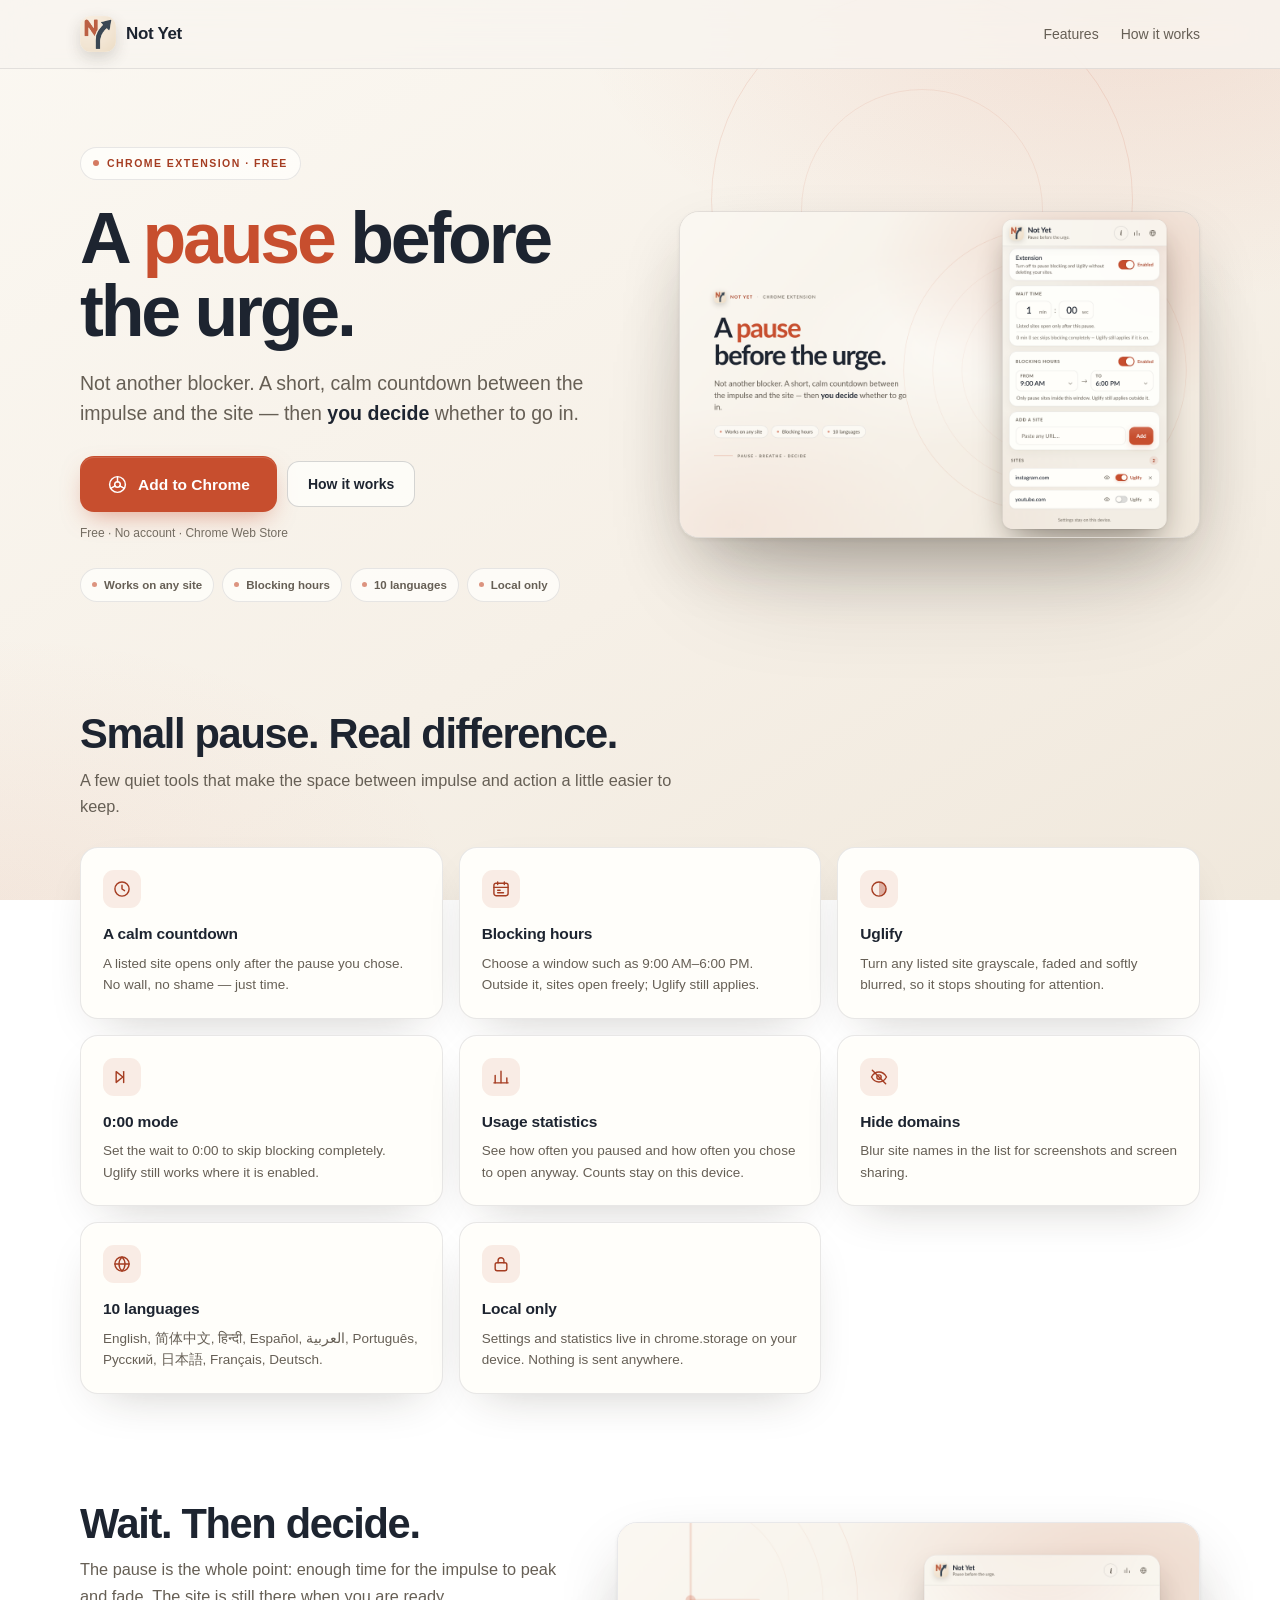
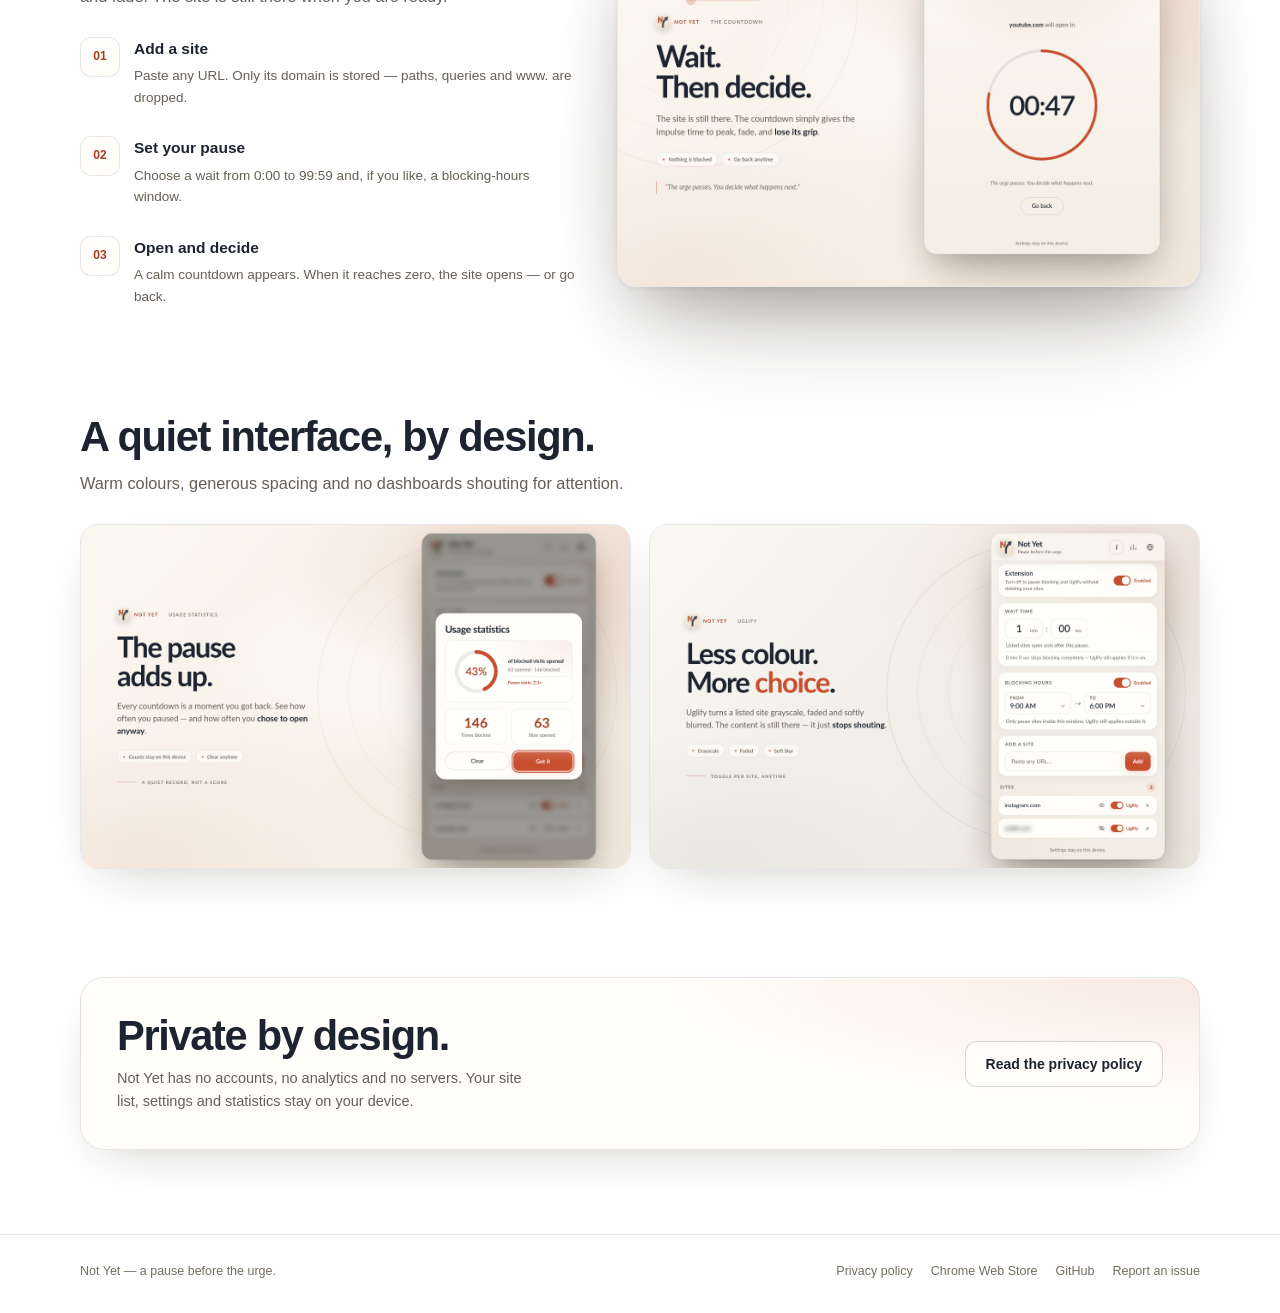
<file: index.html>
<!doctype html>
<html lang="en">
  <head>
    <meta charset="utf-8">
    <meta name="viewport" content="width=device-width, initial-scale=1">
    <title>Not Yet — Website Blocker & Focus Timer</title>
    <meta
      name="description"
      content="A calmer Chrome website blocker: pause distracting sites with a countdown, schedule focus hours, and fade them to grayscale. Local only."
    >
    <meta name="theme-color" content="#f8f5ef">
    <meta property="og:type" content="website">
    <meta property="og:title" content="Not Yet — Website Blocker & Focus Timer">
    <meta
      property="og:description"
      content="A calmer website blocker: pause distracting sites with a countdown, schedule focus hours, and fade them to grayscale."
    >
    <meta property="og:url" content="https://tulvit.github.io/not-yet/">
    <meta property="og:image" content="https://tulvit.github.io/not-yet/assets/screenshot-1-pause.png">
    <link rel="icon" href="assets/logo128.png">
    <link rel="stylesheet" href="styles.css">
  </head>
  <body>
    <header class="site-header">
      <div class="container header-inner">
        <a class="brand" href="index.html" aria-label="Not Yet home">
          <img src="assets/logo128.png" alt="" width="36" height="36">
          <span>Not Yet</span>
        </a>
        <nav class="nav" aria-label="Main">
          <a href="#features">Features</a>
          <a class="optional" href="#how">How it works</a>
        </nav>
      </div>
    </header>

    <main>
      <section class="hero container" aria-labelledby="hero-title">
        <div class="hero-copy">
          <span class="eyebrow">Chrome extension · Free</span>
          <h1 id="hero-title">A <em>pause</em> before the urge.</h1>
          <p class="lede">
            Not another blocker. A short, calm countdown between the impulse and the
            site — then <b>you decide</b> whether to go in.
          </p>
          <div class="actions">
            <a
              class="btn btn-store"
              href="https://chromewebstore.google.com/detail/lnhlpinkpjcdmcnfngpckggnjgnahdag"
              target="_blank"
              rel="noopener"
            >
              <svg viewBox="0 0 24 24" fill="none" stroke="currentColor" stroke-width="1.7" stroke-linecap="round" stroke-linejoin="round" aria-hidden="true">
                <circle cx="12" cy="12" r="9"></circle>
                <circle cx="12" cy="12" r="3.2"></circle>
                <path d="M12 3v6M4.2 16.5l5.2-3M19.8 16.5l-5.2-3"></path>
              </svg>
              <span>Add to Chrome</span>
            </a>
            <a class="btn btn-ghost" href="#how">How it works</a>
          </div>
          <p class="store-note">Free · No account · Chrome Web Store</p>
          <div class="badges" aria-label="Highlights">
            <span class="badge">Works on any site</span>
            <span class="badge">Blocking hours</span>
            <span class="badge">10 languages</span>
            <span class="badge">Local only</span>
          </div>
        </div>
        <div class="hero-art">
          <img
            src="assets/screenshot-1-pause.png"
            alt="Not Yet popup with wait time, blocking hours and a short site list"
            width="1280"
            height="800"
            fetchpriority="high"
          >
        </div>
      </section>

      <section id="features" class="container" aria-labelledby="features-title">
        <div class="section-head">
          <h2 id="features-title">Small pause. Real difference.</h2>
          <p class="section-sub">
            A few quiet tools that make the space between impulse and action a little
            easier to keep.
          </p>
        </div>

        <div class="grid">
          <article class="card">
            <div class="icon" aria-hidden="true">
              <svg viewBox="0 0 24 24" fill="none" stroke="currentColor" stroke-width="1.7" stroke-linecap="round" stroke-linejoin="round">
                <circle cx="12" cy="12" r="8.5"></circle>
                <path d="M12 7.5V12l3 2"></path>
              </svg>
            </div>
            <h3>A calm countdown</h3>
            <p>A listed site opens only after the pause you chose. No wall, no shame — just time.</p>
          </article>

          <article class="card">
            <div class="icon" aria-hidden="true">
              <svg viewBox="0 0 24 24" fill="none" stroke="currentColor" stroke-width="1.7" stroke-linecap="round" stroke-linejoin="round">
                <rect x="3.5" y="5" width="17" height="15" rx="2.5"></rect>
                <path d="M8 3.5v3M16 3.5v3M3.5 10h17"></path>
                <path d="M8 13.5h3M8 16.5h7"></path>
              </svg>
            </div>
            <h3>Blocking hours</h3>
            <p>Choose a window such as 9:00 AM–6:00 PM. Outside it, sites open freely; Uglify still applies.</p>
          </article>

          <article class="card">
            <div class="icon" aria-hidden="true">
              <svg viewBox="0 0 24 24" fill="none" stroke="currentColor" stroke-width="1.7">
                <circle cx="12" cy="12" r="8.5"></circle>
                <path d="M12 3.5a8.5 8.5 0 0 1 0 17z" fill="currentColor" stroke="none" opacity="0.35"></path>
              </svg>
            </div>
            <h3>Uglify</h3>
            <p>Turn any listed site grayscale, faded and softly blurred, so it stops shouting for attention.</p>
          </article>

          <article class="card">
            <div class="icon" aria-hidden="true">
              <svg viewBox="0 0 24 24" fill="none" stroke="currentColor" stroke-width="1.7" stroke-linecap="round" stroke-linejoin="round">
                <path d="M5 5.5l8 6.5-8 6.5z"></path>
                <path d="M14 5.5v13"></path>
              </svg>
            </div>
            <h3>0:00 mode</h3>
            <p>Set the wait to 0:00 to skip blocking completely. Uglify still works where it is enabled.</p>
          </article>

          <article class="card">
            <div class="icon" aria-hidden="true">
              <svg viewBox="0 0 24 24" fill="none" stroke="currentColor" stroke-width="1.7" stroke-linecap="round" stroke-linejoin="round">
                <path d="M5 19V10M12 19V5M19 19v-6"></path>
                <path d="M3.5 19h17"></path>
              </svg>
            </div>
            <h3>Usage statistics</h3>
            <p>See how often you paused and how often you chose to open anyway. Counts stay on this device.</p>
          </article>

          <article class="card">
            <div class="icon" aria-hidden="true">
              <svg viewBox="0 0 24 24" fill="none" stroke="currentColor" stroke-width="1.7" stroke-linecap="round" stroke-linejoin="round">
                <path d="M3 12s3.4-6 9-6 9 6 9 6-3.4 6-9 6-9-6-9-6Z"></path>
                <circle cx="12" cy="12" r="2.6"></circle>
                <path d="M4 4l16 16"></path>
              </svg>
            </div>
            <h3>Hide domains</h3>
            <p>Blur site names in the list for screenshots and screen sharing.</p>
          </article>

          <article class="card">
            <div class="icon" aria-hidden="true">
              <svg viewBox="0 0 24 24" fill="none" stroke="currentColor" stroke-width="1.7" stroke-linecap="round" stroke-linejoin="round">
                <circle cx="12" cy="12" r="8.5"></circle>
                <path d="M3.5 12h17"></path>
                <path d="M12 3.5c2.4 2.4 3.6 5.3 3.6 8.5s-1.2 6.1-3.6 8.5c-2.4-2.4-3.6-5.3-3.6-8.5s1.2-6.1 3.6-8.5Z"></path>
              </svg>
            </div>
            <h3>10 languages</h3>
            <p>English, 简体中文, हिन्दी, Español, العربية, Português, Русский, 日本語, Français, Deutsch.</p>
          </article>

          <article class="card">
            <div class="icon" aria-hidden="true">
              <svg viewBox="0 0 24 24" fill="none" stroke="currentColor" stroke-width="1.7" stroke-linecap="round" stroke-linejoin="round">
                <rect x="5" y="10.5" width="14" height="9.5" rx="2.2"></rect>
                <path d="M8.5 10.5V8a3.5 3.5 0 0 1 7 0v2.5"></path>
              </svg>
            </div>
            <h3>Local only</h3>
            <p>Settings and statistics live in chrome.storage on your device. Nothing is sent anywhere.</p>
          </article>
        </div>
      </section>

      <section id="how" class="container" aria-labelledby="how-title">
        <div class="how-grid">
          <div>
            <div class="section-head">
              <h2 id="how-title">Wait. Then decide.</h2>
              <p class="section-sub">
                The pause is the whole point: enough time for the impulse to peak and
                fade. The site is still there when you are ready.
              </p>
            </div>

            <ol class="steps">
              <li>
                <h3>Add a site</h3>
                <p>Paste any URL. Only its domain is stored — paths, queries and www. are dropped.</p>
              </li>
              <li>
                <h3>Set your pause</h3>
                <p>Choose a wait from 0:00 to 99:59 and, if you like, a blocking-hours window.</p>
              </li>
              <li>
                <h3>Open and decide</h3>
                <p>A calm countdown appears. When it reaches zero, the site opens — or go back.</p>
              </li>
            </ol>
          </div>

          <div class="how-art">
            <img
              src="assets/screenshot-2-countdown.png"
              alt="Not Yet countdown page showing a calm timer before youtube.com opens"
              width="1280"
              height="800"
              loading="lazy"
            >
          </div>
        </div>
      </section>

      <section class="container" aria-labelledby="screens-title">
        <div class="section-head">
          <h2 id="screens-title">A quiet interface, by design.</h2>
          <p class="section-sub">
            Warm colours, generous spacing and no dashboards shouting for attention.
          </p>
        </div>
        <div class="screens">
          <img
            src="assets/screenshot-3-statistics.png"
            alt="Usage statistics panel with a donut chart of paused and opened visits"
            width="1280"
            height="800"
            loading="lazy"
          >
          <img
            src="assets/screenshot-4-uglify.png"
            alt="Not Yet site list with Uglify toggles and blurred domains"
            width="1280"
            height="800"
            loading="lazy"
          >
        </div>
      </section>

      <section class="container">
        <div class="privacy-cta">
          <div>
            <h2>Private by design.</h2>
            <p>
              Not Yet has no accounts, no analytics and no servers. Your site list,
              settings and statistics stay on your device.
            </p>
          </div>
          <a class="btn btn-ghost" href="privacy.html">Read the privacy policy</a>
        </div>
      </section>
    </main>

    <footer class="site-footer">
      <div class="container footer-inner">
        <span>Not Yet — a pause before the urge.</span>
        <div class="footer-links">
          <a href="privacy.html">Privacy policy</a>
          <a href="https://chromewebstore.google.com/detail/lnhlpinkpjcdmcnfngpckggnjgnahdag" target="_blank" rel="noopener">Chrome Web Store</a>
          <a href="https://github.com/tulvit/not-yet">GitHub</a>
          <a href="https://github.com/tulvit/not-yet/issues">Report an issue</a>
        </div>
      </div>
    </footer>
  </body>
</html>
</file>
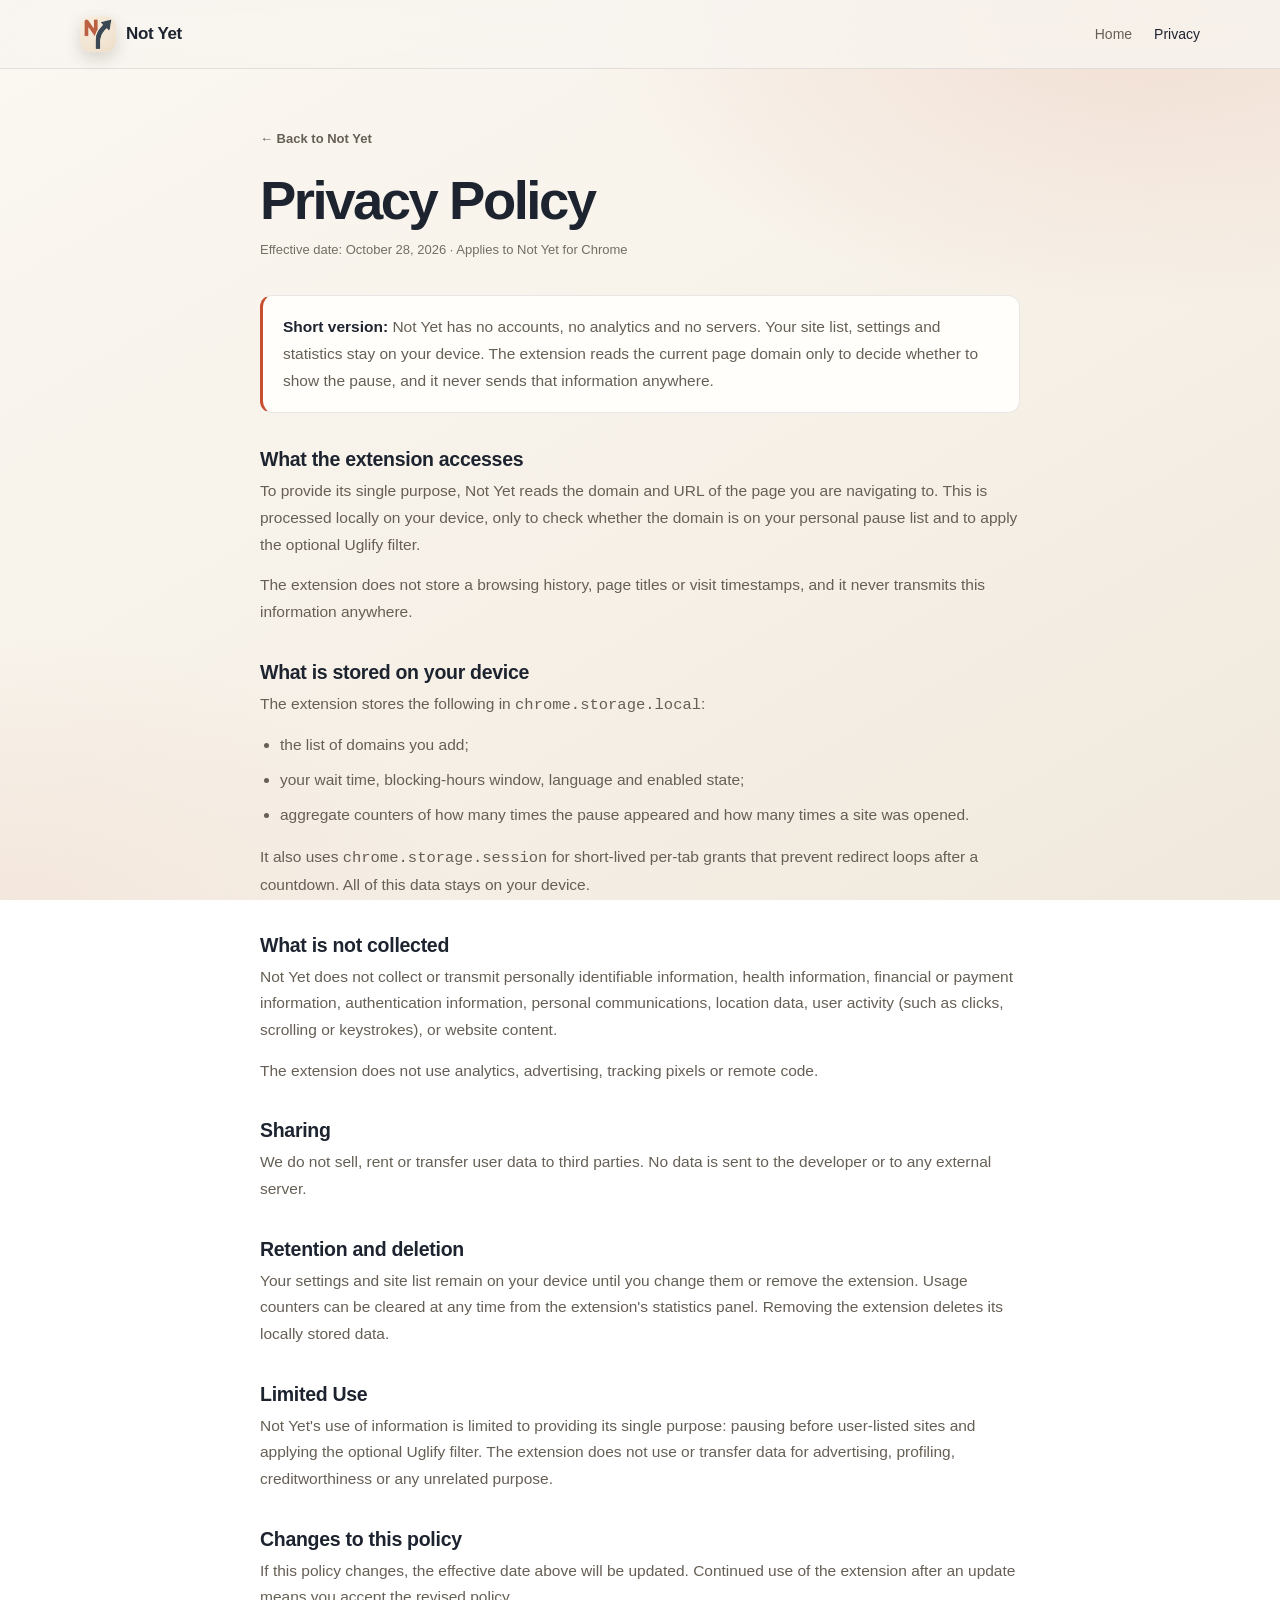
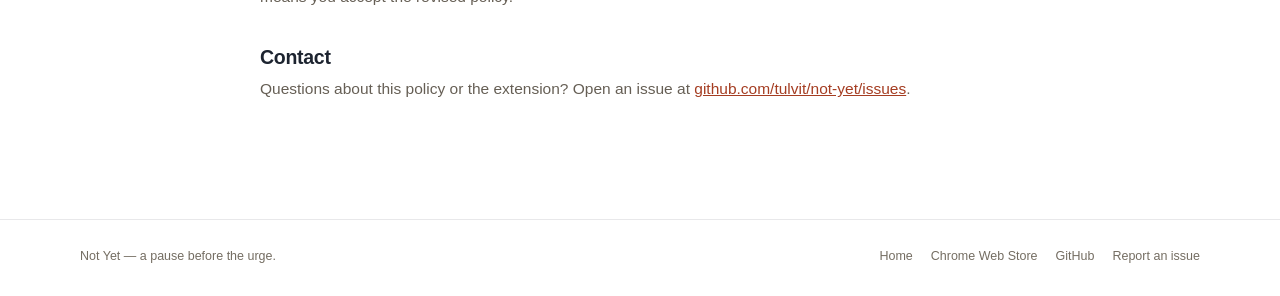
<file: privacy.html>
<!doctype html>
<html lang="en">
  <head>
    <meta charset="utf-8">
    <meta name="viewport" content="width=device-width, initial-scale=1">
    <title>Privacy Policy — Not Yet</title>
    <meta
      name="description"
      content="Not Yet privacy policy: what the Chrome extension accesses, what it stores locally, and what it never collects."
    >
    <meta name="theme-color" content="#f8f5ef">
    <link rel="icon" href="assets/logo128.png">
    <link rel="stylesheet" href="styles.css">
  </head>
  <body>
    <header class="site-header">
      <div class="container header-inner">
        <a class="brand" href="index.html" aria-label="Not Yet home">
          <img src="assets/logo128.png" alt="" width="36" height="36">
          <span>Not Yet</span>
        </a>
        <nav class="nav" aria-label="Main">
          <a href="index.html">Home</a>
          <a href="privacy.html" aria-current="page">Privacy</a>
        </nav>
      </div>
    </header>

    <main>
      <article class="legal container">
        <a class="back-link" href="index.html">← Back to Not Yet</a>

        <h1>Privacy Policy</h1>
        <p class="meta">Effective date: October 28, 2026 · Applies to Not Yet for Chrome</p>

        <div class="callout">
          <p>
            <strong>Short version:</strong> Not Yet has no accounts, no analytics and
            no servers. Your site list, settings and statistics stay on your device.
            The extension reads the current page domain only to decide whether to show
            the pause, and it never sends that information anywhere.
          </p>
        </div>

        <h2>What the extension accesses</h2>
        <p>
          To provide its single purpose, Not Yet reads the domain and URL of the page
          you are navigating to. This is processed locally on your device, only to
          check whether the domain is on your personal pause list and to apply the
          optional Uglify filter.
        </p>
        <p>
          The extension does not store a browsing history, page titles or visit
          timestamps, and it never transmits this information anywhere.
        </p>

        <h2>What is stored on your device</h2>
        <p>The extension stores the following in <code>chrome.storage.local</code>:</p>
        <ul>
          <li>the list of domains you add;</li>
          <li>your wait time, blocking-hours window, language and enabled state;</li>
          <li>
            aggregate counters of how many times the pause appeared and how many times
            a site was opened.
          </li>
        </ul>
        <p>
          It also uses <code>chrome.storage.session</code> for short-lived per-tab
          grants that prevent redirect loops after a countdown. All of this data stays
          on your device.
        </p>

        <h2>What is not collected</h2>
        <p>
          Not Yet does not collect or transmit personally identifiable information,
          health information, financial or payment information, authentication
          information, personal communications, location data, user activity (such as
          clicks, scrolling or keystrokes), or website content.
        </p>
        <p>
          The extension does not use analytics, advertising, tracking pixels or remote
          code.
        </p>

        <h2>Sharing</h2>
        <p>
          We do not sell, rent or transfer user data to third parties. No data is sent
          to the developer or to any external server.
        </p>

        <h2>Retention and deletion</h2>
        <p>
          Your settings and site list remain on your device until you change them or
          remove the extension. Usage counters can be cleared at any time from the
          extension's statistics panel. Removing the extension deletes its locally
          stored data.
        </p>

        <h2>Limited Use</h2>
        <p>
          Not Yet's use of information is limited to providing its single purpose:
          pausing before user-listed sites and applying the optional Uglify filter. The
          extension does not use or transfer data for advertising, profiling,
          creditworthiness or any unrelated purpose.
        </p>

        <h2>Changes to this policy</h2>
        <p>
          If this policy changes, the effective date above will be updated. Continued
          use of the extension after an update means you accept the revised policy.
        </p>

        <h2>Contact</h2>
        <p>
          Questions about this policy or the extension? Open an issue at
          <a href="https://github.com/tulvit/not-yet/issues">github.com/tulvit/not-yet/issues</a>.
        </p>
      </article>
    </main>

    <footer class="site-footer">
      <div class="container footer-inner">
        <span>Not Yet — a pause before the urge.</span>
        <div class="footer-links">
          <a href="index.html">Home</a>
          <a href="https://chromewebstore.google.com/detail/lnhlpinkpjcdmcnfngpckggnjgnahdag" target="_blank" rel="noopener">Chrome Web Store</a>
          <a href="https://github.com/tulvit/not-yet">GitHub</a>
          <a href="https://github.com/tulvit/not-yet/issues">Report an issue</a>
        </div>
      </div>
    </footer>
  </body>
</html>
</file>
<file: styles.css>
:root {
  color-scheme: light;
  --bg: #f8f5ef;
  --bg-2: #f2ede4;
  --ink: #1d2430;
  --muted: #665f55;
  --faint: #746d62;
  --line: rgba(29, 36, 48, 0.1);
  --line-strong: rgba(29, 36, 48, 0.18);
  --accent: #c74e2e;
  --accent-strong: #a53d22;
  --accent-soft: rgba(199, 78, 46, 0.1);
  --surface: #fffefa;
  --surface-soft: rgba(255, 255, 252, 0.72);
  --shadow: 0 1px 0 rgba(255, 255, 255, 0.7) inset, 0 18px 50px -24px rgba(39, 31, 20, 0.28);
  --shadow-strong: 0 2px 4px rgba(39, 31, 20, 0.06), 0 30px 70px -18px rgba(39, 31, 20, 0.32), 0 70px 120px -50px rgba(39, 31, 20, 0.24);
  --radius: 20px;
  --container: 1120px;
  --font: ui-sans-serif, -apple-system, BlinkMacSystemFont, "Segoe UI", Roboto, "Helvetica Neue", Arial, "Noto Sans", sans-serif;
}

* {
  box-sizing: border-box;
}

html {
  scroll-behavior: smooth;
}

body {
  margin: 0;
  font-family: var(--font);
  color: var(--ink);
  background:
    radial-gradient(70% 55% at 88% 0%, rgba(199, 78, 46, 0.12), transparent 62%),
    radial-gradient(55% 45% at 0% 100%, rgba(199, 78, 46, 0.06), transparent 66%),
    linear-gradient(150deg, #fbf8f2 0%, #f6f0e7 58%, #f0e8dc 100%);
  background-attachment: fixed;
  line-height: 1.6;
  -webkit-font-smoothing: antialiased;
  text-rendering: optimizeLegibility;
}

img {
  max-width: 100%;
  height: auto;
}

a {
  color: var(--accent-strong);
}

a:hover {
  color: var(--accent);
}

.container {
  width: min(var(--container), calc(100% - 48px));
  margin: 0 auto;
}

/* Header ------------------------------------------------------------ */

.site-header {
  position: sticky;
  top: 0;
  z-index: 50;
  border-bottom: 1px solid var(--line);
  background: rgba(248, 245, 239, 0.82);
  -webkit-backdrop-filter: blur(18px) saturate(1.2);
  backdrop-filter: blur(18px) saturate(1.2);
}

.header-inner {
  display: flex;
  align-items: center;
  justify-content: space-between;
  gap: 16px;
  min-height: 68px;
}

.brand {
  display: inline-flex;
  align-items: center;
  gap: 10px;
  color: var(--ink);
  font-size: 17px;
  font-weight: 700;
  letter-spacing: -0.02em;
  text-decoration: none;
  white-space: nowrap;
}

.brand img {
  display: block;
  width: 36px;
  height: 36px;
  border-radius: 11px;
  box-shadow: 0 6px 16px rgba(39, 31, 20, 0.16);
}

.nav {
  display: flex;
  align-items: center;
  gap: 22px;
  font-size: 14px;
  font-weight: 500;
}

.nav a {
  color: var(--muted);
  text-decoration: none;
  transition: color 0.15s ease;
}

.nav a:hover,
.nav a[aria-current="page"] {
  color: var(--ink);
}

/* Hero -------------------------------------------------------------- */

.hero {
  position: relative;
  display: grid;
  grid-template-columns: 1.02fr 0.98fr;
  align-items: center;
  gap: 56px;
  padding: 78px 0 56px;
}

.hero::before {
  content: "";
  position: absolute;
  top: -80px;
  right: 6%;
  width: 420px;
  height: 420px;
  border: 1px solid rgba(199, 78, 46, 0.12);
  border-radius: 50%;
  pointer-events: none;
}

.hero::after {
  content: "";
  position: absolute;
  top: 20px;
  right: calc(6% + 90px);
  width: 240px;
  height: 240px;
  border: 1px solid rgba(199, 78, 46, 0.09);
  border-radius: 50%;
  pointer-events: none;
}

.hero-copy {
  position: relative;
  z-index: 1;
}

.eyebrow {
  display: inline-flex;
  align-items: center;
  gap: 8px;
  padding: 7px 12px;
  border: 1px solid var(--line);
  border-radius: 999px;
  background: var(--surface-soft);
  color: var(--accent-strong);
  font-size: 10.5px;
  font-weight: 700;
  letter-spacing: 0.14em;
  text-transform: uppercase;
}

.eyebrow::before {
  content: "";
  width: 6px;
  height: 6px;
  border-radius: 50%;
  background: var(--accent);
  opacity: 0.75;
}

h1 {
  max-width: 12ch;
  margin: 22px 0 20px;
  font-size: clamp(2.6rem, 5.6vw, 4.6rem);
  font-weight: 700;
  letter-spacing: -0.045em;
  line-height: 1.02;
  text-wrap: balance;
}

h1 em {
  color: var(--accent);
  font-style: normal;
}

.lede {
  max-width: 34em;
  margin: 0 0 28px;
  color: var(--muted);
  font-size: clamp(1.05rem, 1.8vw, 1.22rem);
  line-height: 1.55;
}

.lede b {
  color: var(--ink);
  font-weight: 650;
}

.actions {
  display: flex;
  flex-wrap: wrap;
  align-items: center;
  gap: 10px;
}

.btn {
  display: inline-flex;
  align-items: center;
  justify-content: center;
  min-height: 46px;
  padding: 0 20px;
  border: 1px solid transparent;
  border-radius: 12px;
  font-size: 14px;
  font-weight: 650;
  line-height: 1;
  text-decoration: none;
  cursor: pointer;
  transition: background 0.15s ease, border-color 0.15s ease, color 0.15s ease, transform 0.12s ease;
}

.btn-primary {
  background: var(--accent);
  color: #fff;
  box-shadow: 0 6px 18px rgba(199, 78, 46, 0.22);
}

.btn-primary:hover {
  background: var(--accent-strong);
  color: #fff;
  transform: translateY(-1px);
}

.btn-ghost {
  border-color: var(--line-strong);
  background: var(--surface-soft);
  color: var(--ink);
}

.btn-ghost:hover {
  border-color: var(--accent);
  color: var(--accent-strong);
}

.btn-store {
  min-height: 56px;
  padding: 0 26px;
  gap: 10px;
  border-radius: 14px;
  background: var(--accent);
  color: #fff;
  font-size: 15.5px;
  box-shadow: 0 10px 24px -8px rgba(199, 78, 46, 0.5), 0 1px 0 rgba(255, 255, 255, 0.14) inset;
}

.btn-store:hover {
  background: var(--accent-strong);
  color: #fff;
  transform: translateY(-1px);
}

.btn-store svg {
  width: 21px;
  height: 21px;
  flex: none;
}

.store-note {
  margin: 12px 0 0;
  color: var(--faint);
  font-size: 12px;
}

.badges {
  display: flex;
  flex-wrap: wrap;
  gap: 8px;
  margin-top: 24px;
}

.badge {
  display: inline-flex;
  align-items: center;
  gap: 7px;
  padding: 7px 11px;
  border: 1px solid var(--line);
  border-radius: 999px;
  background: var(--surface-soft);
  color: var(--muted);
  font-size: 11.5px;
  font-weight: 600;
}

.badge::before {
  content: "";
  width: 5px;
  height: 5px;
  border-radius: 50%;
  background: var(--accent);
  opacity: 0.6;
}

.hero-art {
  position: relative;
  z-index: 1;
}

.hero-art img {
  display: block;
  width: 100%;
  border: 1px solid var(--line);
  border-radius: var(--radius);
  box-shadow: var(--shadow-strong);
}

/* Sections ---------------------------------------------------------- */

section {
  padding: 54px 0;
}

.section-head {
  max-width: 620px;
  margin-bottom: 28px;
}

h2 {
  margin: 0 0 10px;
  font-size: clamp(1.8rem, 3.4vw, 2.6rem);
  font-weight: 700;
  letter-spacing: -0.032em;
  line-height: 1.08;
  text-wrap: balance;
}

.section-sub {
  margin: 0;
  color: var(--muted);
  font-size: 1.02rem;
  line-height: 1.6;
}

.grid {
  display: grid;
  grid-template-columns: repeat(3, minmax(0, 1fr));
  gap: 16px;
}

.card {
  padding: 22px;
  border: 1px solid var(--line);
  border-radius: 18px;
  background: var(--surface);
  box-shadow: var(--shadow);
}

.card .icon {
  display: grid;
  place-items: center;
  width: 38px;
  height: 38px;
  margin-bottom: 14px;
  border-radius: 11px;
  background: var(--accent-soft);
  color: var(--accent-strong);
}

.card .icon svg {
  width: 20px;
  height: 20px;
}

.card h3 {
  margin: 0 0 6px;
  font-size: 15.5px;
  font-weight: 650;
  letter-spacing: -0.01em;
}

.card p {
  margin: 0;
  color: var(--muted);
  font-size: 13.5px;
  line-height: 1.58;
}

/* How it works ------------------------------------------------------ */

.how-grid {
  display: grid;
  grid-template-columns: 0.92fr 1.08fr;
  align-items: center;
  gap: 40px;
}

.steps {
  margin: 0;
  padding: 0;
  list-style: none;
  counter-reset: step;
}

.steps li {
  position: relative;
  padding: 0 0 22px 54px;
  counter-increment: step;
}

.steps li:last-child {
  padding-bottom: 0;
}

.steps li::before {
  content: counter(step, decimal-leading-zero);
  position: absolute;
  top: 0;
  left: 0;
  display: grid;
  place-items: center;
  width: 38px;
  height: 38px;
  border: 1px solid var(--line);
  border-radius: 11px;
  background: var(--surface);
  color: var(--accent-strong);
  font-size: 12px;
  font-weight: 700;
  font-variant-numeric: tabular-nums;
  box-shadow: var(--shadow);
}

.steps h3 {
  margin: 6px 0 4px;
  font-size: 15.5px;
  font-weight: 650;
}

.steps p {
  margin: 0;
  color: var(--muted);
  font-size: 13.5px;
  line-height: 1.58;
}

.how-art img {
  display: block;
  width: 100%;
  border: 1px solid var(--line);
  border-radius: var(--radius);
  box-shadow: var(--shadow-strong);
}

/* Screens ----------------------------------------------------------- */

.screens {
  display: grid;
  grid-template-columns: 1fr 1fr;
  gap: 18px;
}

.screens img {
  display: block;
  width: 100%;
  border: 1px solid var(--line);
  border-radius: 18px;
  box-shadow: var(--shadow);
}

/* Privacy CTA ------------------------------------------------------- */

.privacy-cta {
  display: flex;
  align-items: center;
  justify-content: space-between;
  gap: 32px;
  padding: 36px;
  border: 1px solid var(--line);
  border-radius: 24px;
  background:
    radial-gradient(80% 120% at 100% 0%, rgba(199, 78, 46, 0.12), transparent 60%),
    var(--surface);
  box-shadow: var(--shadow);
}

.privacy-cta h2 {
  margin-bottom: 8px;
}

.privacy-cta p {
  max-width: 52ch;
  margin: 0;
  color: var(--muted);
  font-size: 14.5px;
  line-height: 1.6;
}

/* Footer ------------------------------------------------------------ */

.site-footer {
  margin-top: 30px;
  border-top: 1px solid var(--line);
  color: var(--faint);
  font-size: 12.5px;
}

.footer-inner {
  display: flex;
  align-items: center;
  justify-content: space-between;
  gap: 16px;
  flex-wrap: wrap;
  padding: 26px 0 32px;
}

.footer-links {
  display: flex;
  gap: 18px;
  flex-wrap: wrap;
}

.footer-links a {
  color: var(--faint);
  text-decoration: none;
}

.footer-links a:hover {
  color: var(--ink);
}

/* Legal page -------------------------------------------------------- */

.legal {
  max-width: 760px;
  padding: 56px 0 72px;
}

.back-link {
  display: inline-flex;
  align-items: center;
  gap: 8px;
  margin-bottom: 22px;
  color: var(--muted);
  font-size: 13px;
  font-weight: 600;
  text-decoration: none;
}

.back-link:hover {
  color: var(--ink);
}

.legal h1 {
  max-width: none;
  margin: 0 0 10px;
  font-size: clamp(2.2rem, 5vw, 3.4rem);
  line-height: 1.05;
}

.legal .meta {
  margin: 0 0 34px;
  color: var(--faint);
  font-size: 13px;
}

.legal h2 {
  margin: 36px 0 8px;
  font-size: 1.22rem;
  letter-spacing: -0.015em;
}

.legal p,
.legal li {
  color: var(--muted);
  font-size: 15.5px;
  line-height: 1.72;
}

.legal p {
  margin: 0 0 14px;
}

.legal ul {
  margin: 0 0 16px;
  padding-left: 1.25em;
}

.legal li {
  margin-bottom: 8px;
}

.legal strong {
  color: var(--ink);
  font-weight: 650;
}

.legal .callout {
  margin: 26px 0;
  padding: 18px 20px;
  border: 1px solid var(--line);
  border-left: 3px solid var(--accent);
  border-radius: 12px;
  background: var(--surface);
}

.legal .callout p:last-child {
  margin-bottom: 0;
}

/* Responsive -------------------------------------------------------- */

@media (max-width: 900px) {
  .hero {
    grid-template-columns: 1fr;
    gap: 38px;
    padding: 56px 0 40px;
  }

  .hero::before,
  .hero::after {
    display: none;
  }

  h1 {
    max-width: 14ch;
  }

  .grid {
    grid-template-columns: repeat(2, minmax(0, 1fr));
  }

  .how-grid {
    grid-template-columns: 1fr;
    gap: 28px;
  }

  .how-art {
    order: -1;
  }

  .screens {
    grid-template-columns: 1fr;
  }

  .privacy-cta {
    align-items: flex-start;
    flex-direction: column;
    gap: 20px;
    padding: 28px;
  }
}

@media (max-width: 620px) {
  .container {
    width: calc(100% - 32px);
  }

  .header-inner {
    min-height: 62px;
  }

  .nav {
    gap: 14px;
    font-size: 13px;
  }

  .nav .optional {
    display: none;
  }

  .hero {
    padding-top: 40px;
  }

  .actions {
    align-items: stretch;
  }

  .actions .btn {
    width: 100%;
  }

  .btn-store {
    min-height: 54px;
  }

  h1 {
    font-size: clamp(2.25rem, 10vw, 3.1rem);
  }

  section {
    padding: 38px 0;
  }

  .grid {
    grid-template-columns: 1fr;
  }

  .card {
    padding: 18px;
  }

  .hero-art img,
  .how-art img,
  .screens img {
    border-radius: 16px;
  }

  .legal {
    padding: 40px 0 56px;
  }

  .legal p,
  .legal li {
    font-size: 15px;
  }

  .footer-inner {
    flex-direction: column;
    align-items: flex-start;
    gap: 12px;
  }
}

@media (prefers-reduced-motion: reduce) {
  html {
    scroll-behavior: auto;
  }

  *,
  *::before,
  *::after {
    transition-duration: 0.001ms !important;
  }
}
</file>
